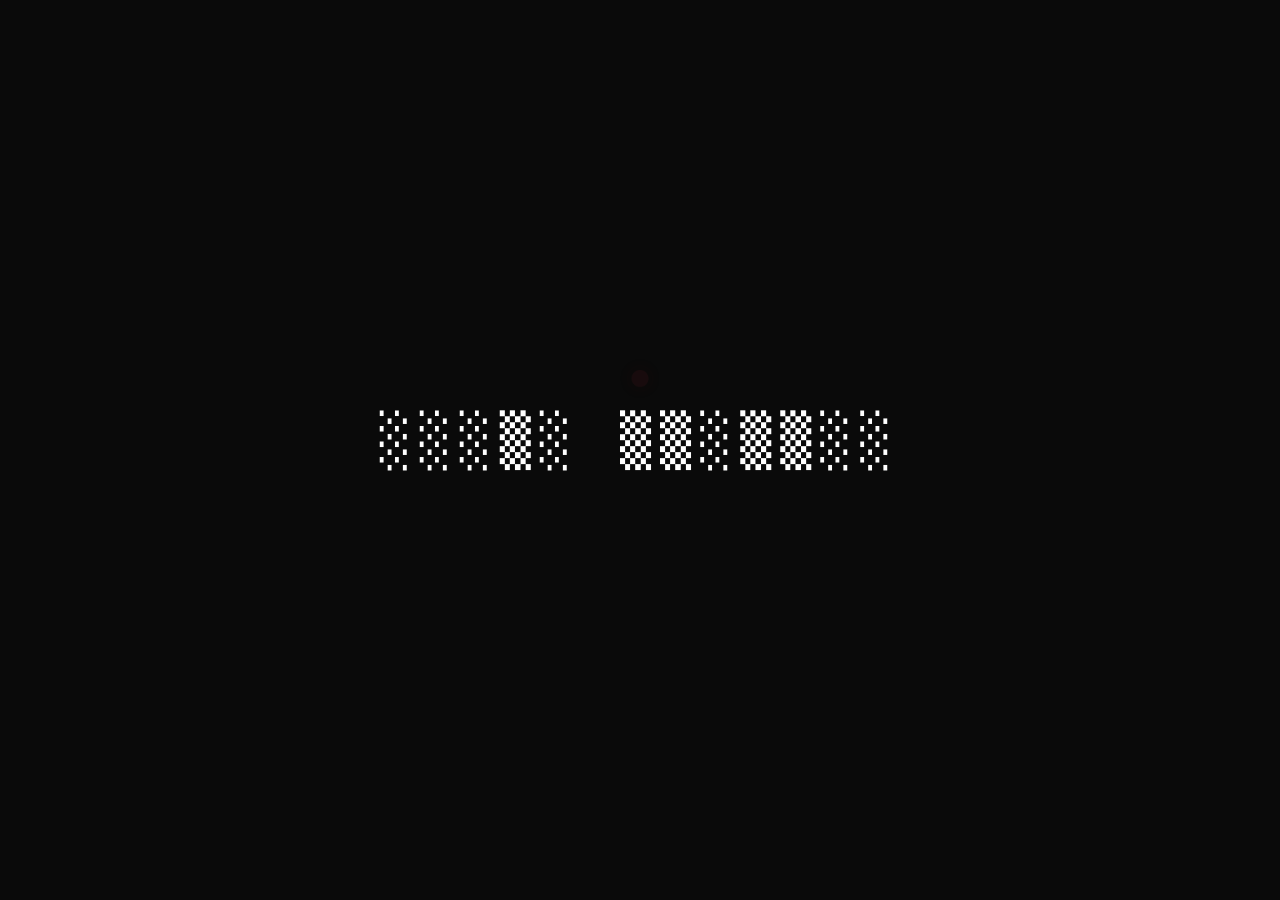
<file: index.html>
<!DOCTYPE html>
<html lang="fr">
<head>
	<meta charset="UTF-8">
	<meta http-equiv="refresh" content="0;url=static-site/index.html">
	<title>Louis Navarro</title>
</head>
<body>
	<p><a href="static-site/index.html">Redirection…</a></p>
</body>
</html>
</file>
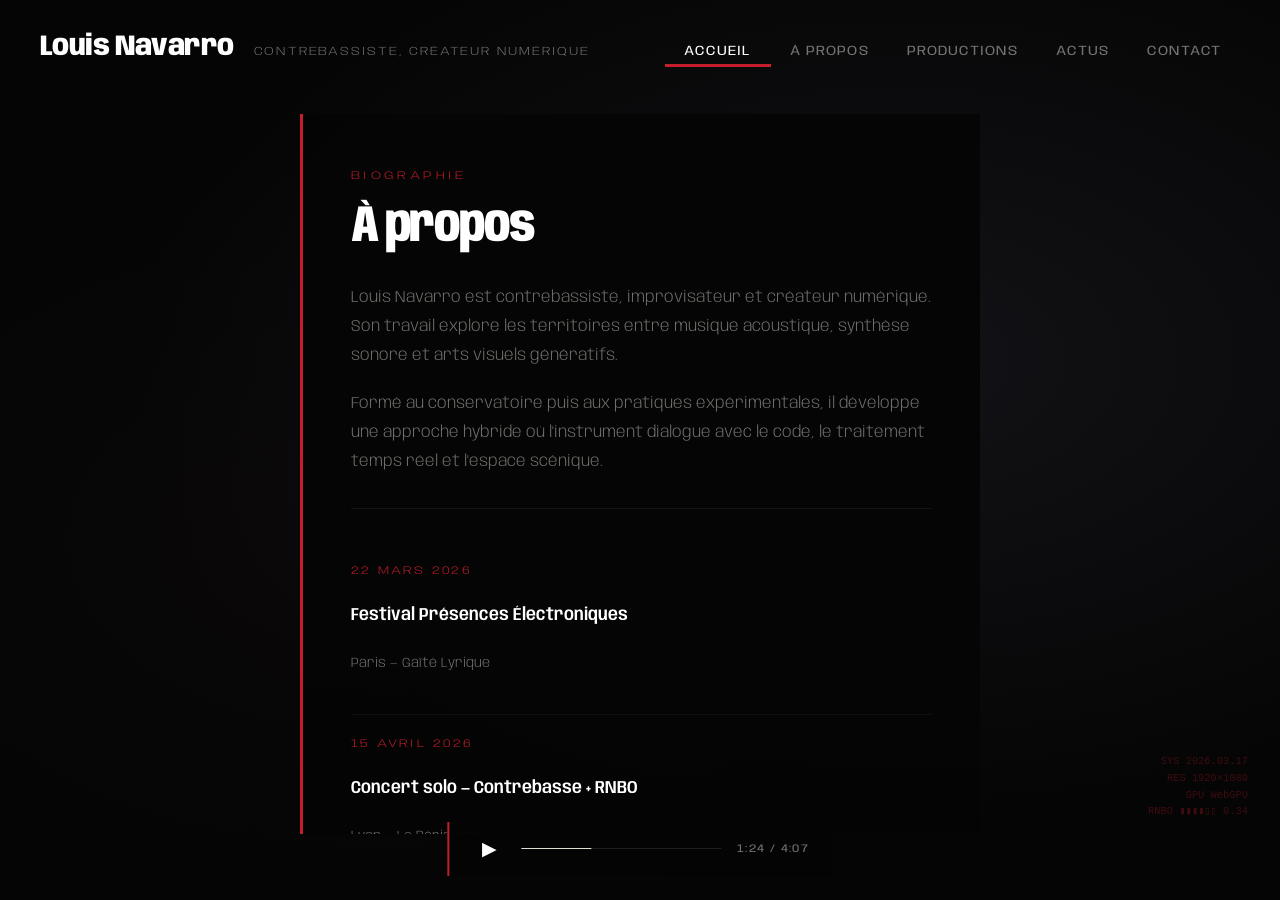
<file: static-site/preview-A-oxide.html>
<!DOCTYPE html>
<html lang="fr">
<head>
<meta charset="UTF-8">
<meta name="viewport" content="width=device-width, initial-scale=1">
<title>Preview A — Oxide</title>
<link rel="preconnect" href="https://fonts.googleapis.com">
<link rel="preconnect" href="https://fonts.gstatic.com" crossorigin>
<link href="https://fonts.googleapis.com/css2?family=Anybody:wdth,wght@75..150,100..900&display=swap" rel="stylesheet">
<style>
*, *::before, *::after { box-sizing: border-box; margin: 0; }

:root {
	--red: #c41e2a;
	--white: #e0ddd5;
	--muted: rgba(224, 221, 213, 0.5);
	--bg: #050505;
}

body {
	background: var(--bg);
	color: var(--white);
	font-family: "Anybody", sans-serif;
	min-height: 100vh;
	overflow-x: hidden;
}

/* Grain */
body::after {
	content: "";
	position: fixed;
	inset: 0;
	pointer-events: none;
	z-index: 100;
	background-image: url("data:image/svg+xml,%3Csvg xmlns='http://www.w3.org/2000/svg' width='200' height='200'%3E%3Cfilter id='n'%3E%3CfeTurbulence type='fractalNoise' baseFrequency='.75' numOctaves='4' stitchTiles='stitch'/%3E%3C/filter%3E%3Crect width='200' height='200' filter='url(%23n)' opacity='.08'/%3E%3C/svg%3E");
	opacity: 0.06;
	mix-blend-mode: overlay;
}

/* ---- NAV ---- */
.nav {
	position: fixed;
	top: 0;
	left: 0;
	right: 0;
	z-index: 10;
	display: flex;
	align-items: baseline;
	justify-content: space-between;
	padding: 2rem 2.5rem;
}

.nav-name {
	font-weight: 800;
	font-size: 1.8rem;
	font-stretch: 85%;
	letter-spacing: -0.02em;
	color: #fff;
}

.nav-sub {
	font-weight: 300;
	font-size: 0.75rem;
	font-stretch: 120%;
	letter-spacing: 0.15em;
	text-transform: uppercase;
	color: var(--muted);
	margin-left: 1rem;
}

.nav-links {
	display: flex;
	gap: 0;
	list-style: none;
	padding: 0;
}

.nav-links a {
	display: block;
	padding: 0.4rem 1.2rem;
	color: var(--muted);
	font-weight: 400;
	font-size: 0.85rem;
	font-stretch: 110%;
	letter-spacing: 0.08em;
	text-transform: uppercase;
	text-decoration: none;
	transition: color 0.2s;
}

.nav-links a:hover { color: var(--white); }

.nav-links a.active {
	color: #fff;
	border-bottom: 3px solid var(--red);
}

/* ---- PANEL ---- */
.scene {
	display: flex;
	align-items: center;
	justify-content: center;
	min-height: 100vh;
	padding: 6rem 3rem 3rem;
	/* Simulated 3D background */
	background:
		radial-gradient(ellipse at 70% 40%, rgba(20, 20, 25, 0.9) 0%, transparent 60%),
		radial-gradient(ellipse at 30% 60%, rgba(15, 10, 12, 0.5) 0%, transparent 50%),
		var(--bg);
}

.panel {
	width: 680px;
	max-height: 80vh;
	padding: 3.5rem 3rem 3rem;
	background: rgba(5, 5, 5, 0.92);
	border-left: 3px solid var(--red);
	overflow-y: auto;
}

.eyebrow {
	font-weight: 300;
	font-size: 0.7rem;
	font-stretch: 130%;
	letter-spacing: 0.3em;
	text-transform: uppercase;
	color: var(--red);
	margin-bottom: 1.2rem;
}

.title {
	font-weight: 800;
	font-size: 3.2rem;
	font-stretch: 75%;
	letter-spacing: -0.03em;
	line-height: 1;
	color: #fff;
	margin-bottom: 2rem;
}

.content {
	font-weight: 300;
	font-size: 1rem;
	font-stretch: 105%;
	line-height: 1.8;
	color: var(--muted);
}

.content p { margin-bottom: 1.2rem; }

.content a {
	color: var(--white);
	text-decoration: none;
	border-bottom: 1px solid var(--red);
}

.divider {
	border: none;
	border-top: 1px solid rgba(255,255,255,0.06);
	margin: 2rem 0;
}

/* ---- CARDS ---- */
.card {
	padding: 1.2rem 0;
	border-bottom: 1px solid rgba(255,255,255,0.04);
}

.card-date {
	font-weight: 300;
	font-size: 0.7rem;
	font-stretch: 130%;
	letter-spacing: 0.2em;
	text-transform: uppercase;
	color: var(--red);
	margin-bottom: 0.3rem;
}

.card-title {
	font-weight: 600;
	font-size: 1.1rem;
	font-stretch: 90%;
	color: #fff;
}

.card-meta {
	font-weight: 300;
	font-size: 0.85rem;
	color: var(--muted);
	margin-top: 0.2rem;
}

/* ---- PLAYER ---- */
.player {
	position: fixed;
	bottom: 1.5rem;
	left: 50%;
	transform: translateX(-50%);
	display: flex;
	align-items: center;
	gap: 1rem;
	padding: 0.7rem 1.5rem;
	background: rgba(5, 5, 5, 0.95);
	border-left: 2px solid var(--red);
}

.player-btn {
	width: 32px;
	height: 32px;
	border: none;
	background: transparent;
	color: #fff;
	cursor: pointer;
	font-size: 1.2rem;
}

.player-bar {
	width: 200px;
	height: 1px;
	background: rgba(255,255,255,0.1);
	position: relative;
}

.player-bar::after {
	content: "";
	position: absolute;
	left: 0;
	top: 0;
	width: 35%;
	height: 100%;
	background: var(--white);
}

.player-time {
	font-size: 0.7rem;
	font-stretch: 120%;
	letter-spacing: 0.1em;
	color: var(--muted);
}

/* ---- VISITOR DATA ---- */
.visitor {
	position: fixed;
	bottom: 5rem;
	right: 2rem;
	font-family: "Courier New", monospace;
	font-size: 0.65rem;
	line-height: 1.6;
	color: rgba(196, 30, 42, 0.3);
	text-align: right;
}
</style>
</head>
<body>

<nav class="nav">
	<div>
		<span class="nav-name">Louis Navarro</span>
		<span class="nav-sub">Contrebassiste, créateur numérique</span>
	</div>
	<ul class="nav-links">
		<li><a href="#" class="active">Accueil</a></li>
		<li><a href="#">À propos</a></li>
		<li><a href="#">Productions</a></li>
		<li><a href="#">Actus</a></li>
		<li><a href="#">Contact</a></li>
	</ul>
</nav>

<div class="scene">
	<div class="panel">
		<p class="eyebrow">Biographie</p>
		<h2 class="title">À propos</h2>
		<div class="content">
			<p>Louis Navarro est contrebassiste, improvisateur et créateur numérique. Son travail explore les territoires entre musique acoustique, synthèse sonore et arts visuels génératifs.</p>
			<p>Formé au conservatoire puis aux pratiques expérimentales, il développe une approche hybride où l'instrument dialogue avec le code, le traitement temps réel et l'espace scénique.</p>
			<hr class="divider">
			<div class="card">
				<p class="card-date">22 mars 2026</p>
				<p class="card-title">Festival Présences Électroniques</p>
				<p class="card-meta">Paris — Gaîté Lyrique</p>
			</div>
			<div class="card">
				<p class="card-date">15 avril 2026</p>
				<p class="card-title">Concert solo — Contrebasse + RNBO</p>
				<p class="card-meta">Lyon — Le Périscope</p>
			</div>
			<div class="card">
				<p class="card-date">03 mai 2026</p>
				<p class="card-title">Installation audiovisuelle</p>
				<p class="card-meta">Marseille — Friche Belle de Mai</p>
			</div>
		</div>
	</div>
</div>

<div class="player">
	<button class="player-btn">▶</button>
	<div class="player-bar"></div>
	<span class="player-time">1:24 / 4:07</span>
</div>

<div class="visitor">
	SYS 2026.03.17<br>
	RES 1920×1080<br>
	GPU WebGPU<br>
	RNBO ▮▮▮▮▯▯ 0.34
</div>

</body>
</html>
</file>
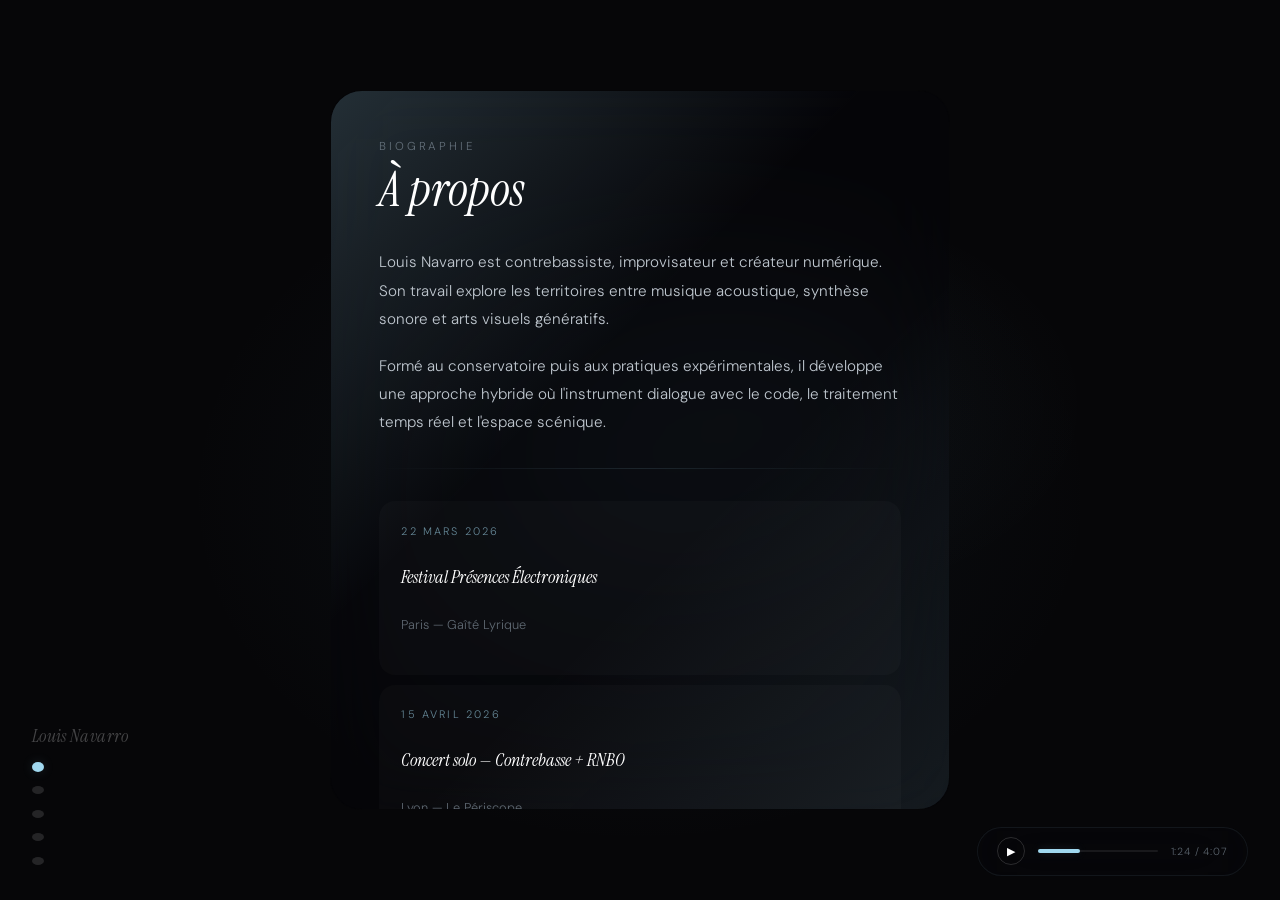
<file: static-site/preview-B-liquide.html>
<!DOCTYPE html>
<html lang="fr">
<head>
<meta charset="UTF-8">
<meta name="viewport" content="width=device-width, initial-scale=1">
<title>Preview B — Liquide</title>
<link rel="preconnect" href="https://fonts.googleapis.com">
<link rel="preconnect" href="https://fonts.gstatic.com" crossorigin>
<link href="https://fonts.googleapis.com/css2?family=DM+Sans:ital,wght@0,300;0,400;0,500;1,300&family=Instrument+Serif:ital@0;1&display=swap" rel="stylesheet">
<style>
*, *::before, *::after { box-sizing: border-box; margin: 0; }

:root {
	--glow: #a0d8ef;
	--glow-dim: rgba(160, 216, 239, 0.15);
	--text: #c0c8d0;
	--muted: rgba(150, 165, 178, 0.6);
	--bg: #060608;
}

body {
	background: var(--bg);
	color: var(--text);
	font-family: "DM Sans", sans-serif;
	min-height: 100vh;
	overflow-x: hidden;
}

/* Grain */
body::after {
	content: "";
	position: fixed;
	inset: 0;
	pointer-events: none;
	z-index: 100;
	background-image: url("data:image/svg+xml,%3Csvg xmlns='http://www.w3.org/2000/svg' width='200' height='200'%3E%3Cfilter id='n'%3E%3CfeTurbulence type='fractalNoise' baseFrequency='.75' numOctaves='4' stitchTiles='stitch'/%3E%3C/filter%3E%3Crect width='200' height='200' filter='url(%23n)' opacity='.08'/%3E%3C/svg%3E");
	opacity: 0.05;
	mix-blend-mode: overlay;
}

/* ---- NAV ---- */
.nav {
	position: fixed;
	bottom: 2rem;
	left: 2rem;
	z-index: 10;
	display: flex;
	flex-direction: column;
	gap: 0.8rem;
}

.nav-name {
	font-family: "Instrument Serif", serif;
	font-style: italic;
	font-size: 1.1rem;
	color: rgba(255,255,255,0.25);
	letter-spacing: 0.02em;
}

.nav-dots {
	display: flex;
	flex-direction: column;
	gap: 0.6rem;
	list-style: none;
	padding: 0;
}

.nav-dots li {
	display: flex;
	align-items: center;
	gap: 0.7rem;
}

.nav-dot {
	width: 8px;
	height: 8px;
	border-radius: 50%;
	background: rgba(255,255,255,0.12);
	border: none;
	cursor: pointer;
	transition: all 0.4s ease;
}

.nav-dot.active {
	background: var(--glow);
	box-shadow: 0 0 12px var(--glow-dim), 0 0 30px rgba(160, 216, 239, 0.08);
	width: 10px;
	height: 10px;
}

.nav-label {
	font-size: 0.7rem;
	font-weight: 300;
	letter-spacing: 0.15em;
	text-transform: uppercase;
	color: rgba(255,255,255,0.2);
	opacity: 0;
	transition: opacity 0.3s;
}

.nav-dots li:hover .nav-label { opacity: 1; }
.nav-dots li:hover .nav-dot:not(.active) { background: rgba(255,255,255,0.3); }

/* ---- PANEL ---- */
.scene {
	display: flex;
	align-items: center;
	justify-content: center;
	min-height: 100vh;
	padding: 3rem;
	/* Simulated deep underwater glow */
	background:
		radial-gradient(ellipse at 50% 55%, rgba(80, 130, 160, 0.08) 0%, transparent 50%),
		radial-gradient(ellipse at 60% 45%, rgba(160, 216, 239, 0.04) 0%, transparent 30%),
		var(--bg);
}

@keyframes border-pulse {
	0%, 100% { opacity: 0.15; }
	50% { opacity: 0.35; }
}

.panel {
	position: relative;
	width: 620px;
	max-height: 80vh;
	padding: 3rem;
	background: rgba(6, 6, 10, 0.4);
	backdrop-filter: blur(40px);
	border-radius: 32px;
	border: 1px solid transparent;
	overflow-y: auto;
	/* Animated gradient border */
	background-clip: padding-box;
}

.panel::before {
	content: "";
	position: absolute;
	inset: -1px;
	border-radius: 33px;
	background: linear-gradient(
		135deg,
		rgba(160, 216, 239, 0.2),
		transparent 40%,
		transparent 60%,
		rgba(160, 216, 239, 0.1)
	);
	z-index: -1;
	animation: border-pulse 6s ease-in-out infinite;
}

.eyebrow {
	font-weight: 300;
	font-size: 0.72rem;
	letter-spacing: 0.25em;
	text-transform: uppercase;
	color: var(--muted);
	margin-bottom: 0.6rem;
}

.title {
	font-family: "Instrument Serif", serif;
	font-style: italic;
	font-weight: 400;
	font-size: 3rem;
	line-height: 1.1;
	color: #fff;
	margin-bottom: 2rem;
}

.content {
	font-weight: 300;
	font-size: 0.95rem;
	line-height: 1.85;
	color: var(--text);
}

.content p { margin-bottom: 1.2rem; }

.content a {
	color: var(--glow);
	text-decoration: none;
}

.divider {
	border: none;
	height: 1px;
	background: linear-gradient(90deg, transparent, rgba(160, 216, 239, 0.12), transparent);
	margin: 2rem 0;
}

/* ---- CARDS ---- */
.card {
	padding: 1.2rem 1.4rem;
	border-radius: 16px;
	background: rgba(255,255,255,0.02);
	margin-bottom: 0.6rem;
	transition: background 0.3s;
}

.card:hover { background: rgba(255,255,255,0.04); }

.card-date {
	font-weight: 300;
	font-size: 0.68rem;
	letter-spacing: 0.2em;
	text-transform: uppercase;
	color: var(--glow);
	opacity: 0.6;
	margin-bottom: 0.3rem;
}

.card-title {
	font-family: "Instrument Serif", serif;
	font-style: italic;
	font-size: 1.15rem;
	color: #fff;
}

.card-meta {
	font-weight: 300;
	font-size: 0.8rem;
	color: var(--muted);
	margin-top: 0.15rem;
}

/* ---- PLAYER ---- */
.player {
	position: fixed;
	bottom: 1.5rem;
	right: 2rem;
	display: flex;
	align-items: center;
	gap: 0.8rem;
	padding: 0.6rem 1.2rem;
	background: rgba(6, 6, 10, 0.5);
	backdrop-filter: blur(30px);
	border-radius: 100px;
	border: 1px solid rgba(160, 216, 239, 0.08);
}

.player-btn {
	width: 28px;
	height: 28px;
	border-radius: 50%;
	border: 1px solid rgba(255,255,255,0.15);
	background: transparent;
	color: #fff;
	cursor: pointer;
	font-size: 0.7rem;
	display: grid;
	place-items: center;
}

.player-bar {
	width: 120px;
	height: 2px;
	background: rgba(255,255,255,0.08);
	border-radius: 1px;
	position: relative;
}

.player-bar::after {
	content: "";
	position: absolute;
	left: 0;
	top: -1px;
	width: 35%;
	height: 4px;
	border-radius: 2px;
	background: var(--glow);
	box-shadow: 0 0 8px var(--glow-dim);
}

.player-time {
	font-size: 0.65rem;
	font-weight: 300;
	letter-spacing: 0.08em;
	color: var(--muted);
}

/* ---- ORB GLOW ---- */
.orb {
	position: fixed;
	top: 50%;
	left: 55%;
	transform: translate(-50%, -50%);
	width: 120px;
	height: 120px;
	border-radius: 50%;
	background: radial-gradient(circle, rgba(200, 230, 245, 0.25), transparent 60%);
	filter: blur(40px);
	pointer-events: none;
	z-index: -1;
}
</style>
</head>
<body>

<div class="orb"></div>

<nav class="nav">
	<span class="nav-name">Louis Navarro</span>
	<ul class="nav-dots">
		<li><button class="nav-dot active"></button><span class="nav-label">Accueil</span></li>
		<li><button class="nav-dot"></button><span class="nav-label">À propos</span></li>
		<li><button class="nav-dot"></button><span class="nav-label">Productions</span></li>
		<li><button class="nav-dot"></button><span class="nav-label">Actus</span></li>
		<li><button class="nav-dot"></button><span class="nav-label">Contact</span></li>
	</ul>
</nav>

<div class="scene">
	<div class="panel">
		<p class="eyebrow">Biographie</p>
		<h2 class="title">À propos</h2>
		<div class="content">
			<p>Louis Navarro est contrebassiste, improvisateur et créateur numérique. Son travail explore les territoires entre musique acoustique, synthèse sonore et arts visuels génératifs.</p>
			<p>Formé au conservatoire puis aux pratiques expérimentales, il développe une approche hybride où l'instrument dialogue avec le code, le traitement temps réel et l'espace scénique.</p>
			<hr class="divider">
			<div class="card">
				<p class="card-date">22 mars 2026</p>
				<p class="card-title">Festival Présences Électroniques</p>
				<p class="card-meta">Paris — Gaîté Lyrique</p>
			</div>
			<div class="card">
				<p class="card-date">15 avril 2026</p>
				<p class="card-title">Concert solo — Contrebasse + RNBO</p>
				<p class="card-meta">Lyon — Le Périscope</p>
			</div>
			<div class="card">
				<p class="card-date">03 mai 2026</p>
				<p class="card-title">Installation audiovisuelle</p>
				<p class="card-meta">Marseille — Friche Belle de Mai</p>
			</div>
		</div>
	</div>
</div>

<div class="player">
	<button class="player-btn">▶</button>
	<div class="player-bar"></div>
	<span class="player-time">1:24 / 4:07</span>
</div>

</body>
</html>
</file>
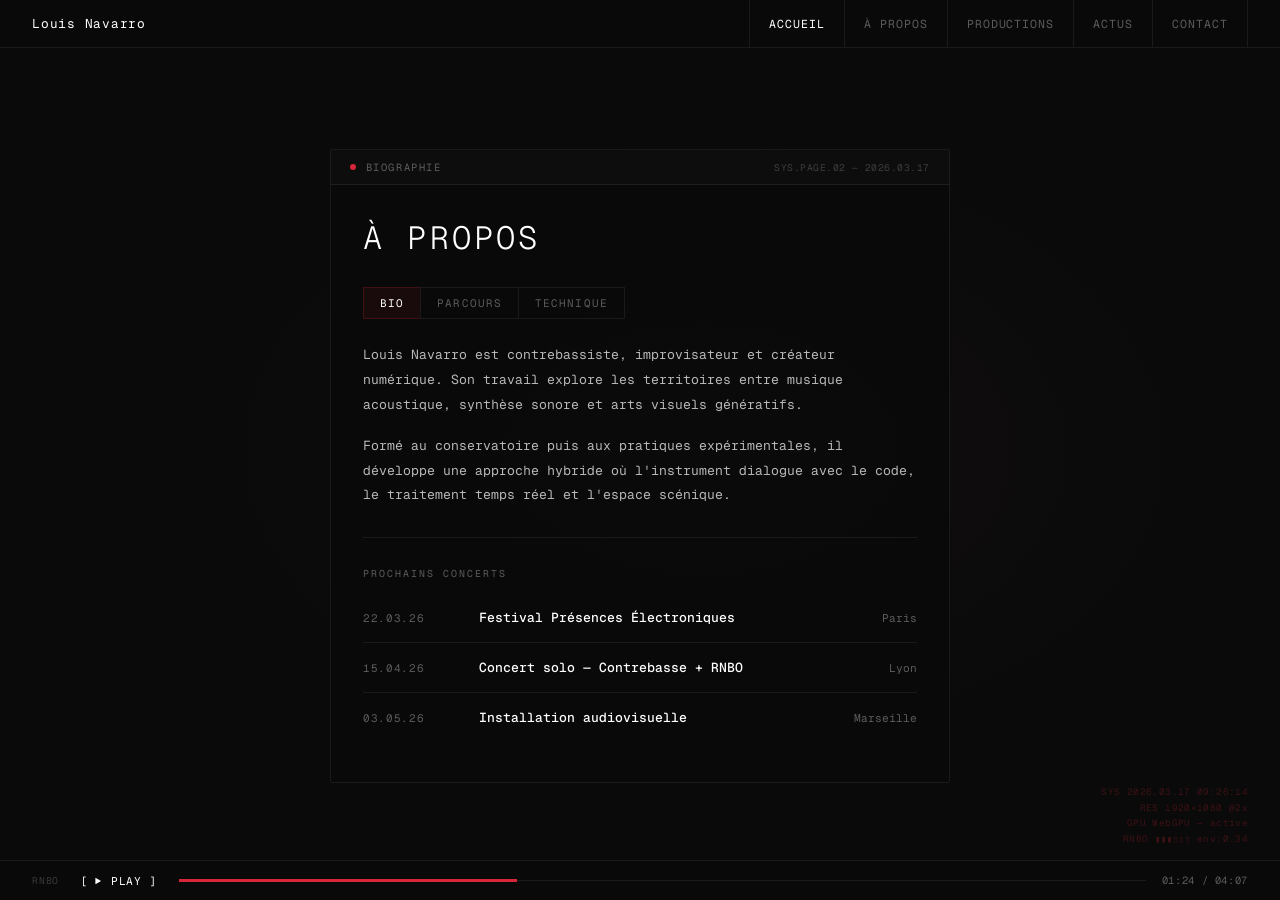
<file: static-site/preview-C-signal.html>
<!DOCTYPE html>
<html lang="fr">
<head>
<meta charset="UTF-8">
<meta name="viewport" content="width=device-width, initial-scale=1">
<title>Preview C — Signal</title>
<link rel="preconnect" href="https://fonts.googleapis.com">
<link rel="preconnect" href="https://fonts.gstatic.com" crossorigin>
<link href="https://fonts.googleapis.com/css2?family=Geist+Mono:wght@100..900&display=swap" rel="stylesheet">
<style>
*, *::before, *::after { box-sizing: border-box; margin: 0; }

:root {
	--red: #d72638;
	--red-dim: rgba(215, 38, 56, 0.4);
	--text: #b8b8b8;
	--muted: rgba(160, 160, 160, 0.55);
	--bg: #0a0a0a;
	--line: rgba(255,255,255,0.07);
	--mono: "Geist Mono", "SF Mono", "Consolas", monospace;
}

body {
	background: var(--bg);
	color: var(--text);
	font-family: var(--mono);
	min-height: 100vh;
	overflow-x: hidden;
}

/* Grain */
body::after {
	content: "";
	position: fixed;
	inset: 0;
	pointer-events: none;
	z-index: 100;
	background-image: url("data:image/svg+xml,%3Csvg xmlns='http://www.w3.org/2000/svg' width='200' height='200'%3E%3Cfilter id='n'%3E%3CfeTurbulence type='fractalNoise' baseFrequency='.75' numOctaves='4' stitchTiles='stitch'/%3E%3C/filter%3E%3Crect width='200' height='200' filter='url(%23n)' opacity='.08'/%3E%3C/svg%3E");
	opacity: 0.04;
	mix-blend-mode: overlay;
}

/* ---- NAV ---- */
.nav {
	position: fixed;
	top: 0;
	left: 0;
	right: 0;
	z-index: 10;
	display: flex;
	align-items: center;
	justify-content: space-between;
	padding: 0 2rem;
	height: 48px;
	background: rgba(10, 10, 10, 0.95);
	border-bottom: 1px solid var(--line);
}

.nav-name {
	font-weight: 400;
	font-size: 0.8rem;
	letter-spacing: 0.06em;
	color: #fff;
}

.nav-links {
	display: flex;
	align-items: center;
	gap: 0;
	list-style: none;
	padding: 0;
	height: 100%;
}

.nav-links li {
	height: 100%;
	display: flex;
	align-items: center;
}

.nav-links a {
	display: flex;
	align-items: center;
	height: 100%;
	padding: 0 1.2rem;
	color: var(--muted);
	font-weight: 400;
	font-size: 0.72rem;
	letter-spacing: 0.08em;
	text-transform: uppercase;
	text-decoration: none;
	border-left: 1px solid var(--line);
	transition: color 0.15s, background 0.15s;
}

.nav-links li:last-child a {
	border-right: 1px solid var(--line);
}

.nav-links a:hover {
	color: #fff;
	background: rgba(255,255,255,0.03);
}

.nav-links a.active {
	color: #fff;
}

/* ---- PANEL ---- */
.scene {
	display: flex;
	align-items: center;
	justify-content: center;
	min-height: 100vh;
	padding: 5rem 3rem 3rem;
	background:
		radial-gradient(ellipse at 55% 50%, rgba(30, 20, 22, 0.4) 0%, transparent 50%),
		var(--bg);
}

.panel {
	width: 620px;
	max-height: 80vh;
	background: rgba(10, 10, 10, 0.92);
	border: 1px solid var(--line);
	border-radius: 2px;
	overflow: hidden;
	display: flex;
	flex-direction: column;
}

/* Panel header bar */
.panel-header {
	display: flex;
	align-items: center;
	justify-content: space-between;
	padding: 0.65rem 1.2rem;
	border-bottom: 1px solid var(--line);
	background: rgba(255,255,255,0.015);
	flex-shrink: 0;
}

.panel-header-left {
	display: flex;
	align-items: center;
	gap: 0.6rem;
}

@keyframes pulse-dot {
	0%, 100% { opacity: 0.6; }
	50% { opacity: 1; }
}

.status-dot {
	width: 6px;
	height: 6px;
	border-radius: 50%;
	background: var(--red);
	animation: pulse-dot 2.5s ease-in-out infinite;
}

.panel-label {
	font-size: 0.65rem;
	letter-spacing: 0.15em;
	text-transform: uppercase;
	color: var(--muted);
}

.panel-meta {
	font-size: 0.6rem;
	color: rgba(255,255,255,0.2);
	letter-spacing: 0.05em;
}

/* Panel body */
.panel-body {
	padding: 2rem 2rem 2.5rem;
	overflow-y: auto;
	flex: 1;
}

.title {
	font-weight: 300;
	font-size: 2rem;
	letter-spacing: 0.1em;
	text-transform: uppercase;
	color: #fff;
	margin-bottom: 1.8rem;
}

.content {
	font-weight: 400;
	font-size: 0.82rem;
	line-height: 1.9;
	color: var(--text);
}

.content p { margin-bottom: 1rem; }

.content a {
	color: var(--red);
	text-decoration: none;
}

.divider {
	border: none;
	height: 1px;
	background: var(--line);
	margin: 1.8rem 0;
}

.section-label {
	font-size: 0.62rem;
	letter-spacing: 0.2em;
	text-transform: uppercase;
	color: var(--muted);
	margin-bottom: 0.8rem;
}

/* ---- CARDS ---- */
.card {
	padding: 1rem 0;
	border-bottom: 1px solid var(--line);
	display: grid;
	grid-template-columns: 100px 1fr auto;
	align-items: baseline;
	gap: 1rem;
}

.card:last-child { border-bottom: none; }

.card-date {
	font-size: 0.68rem;
	letter-spacing: 0.06em;
	color: var(--muted);
}

.card-title {
	font-weight: 500;
	font-size: 0.82rem;
	color: #fff;
}

.card-meta {
	font-size: 0.7rem;
	color: var(--muted);
	text-align: right;
}

/* ---- TABS ---- */
.tabs {
	display: flex;
	gap: 0;
	margin-bottom: 1.5rem;
}

.tab {
	padding: 0.5rem 1rem;
	border: 1px solid var(--line);
	border-right: none;
	background: transparent;
	color: var(--muted);
	font-family: var(--mono);
	font-size: 0.68rem;
	letter-spacing: 0.1em;
	text-transform: uppercase;
	cursor: pointer;
	transition: all 0.15s;
}

.tab:last-child { border-right: 1px solid var(--line); }

.tab:hover { color: #fff; }

.tab.active {
	color: #fff;
	background: rgba(215, 38, 56, 0.08);
	border-color: rgba(215, 38, 56, 0.2);
}

/* ---- PLAYER ---- */
.player {
	position: fixed;
	bottom: 0;
	left: 0;
	right: 0;
	display: flex;
	align-items: center;
	gap: 1rem;
	padding: 0 2rem;
	height: 40px;
	background: rgba(10, 10, 10, 0.95);
	border-top: 1px solid var(--line);
}

.player-btn {
	width: auto;
	height: auto;
	border: none;
	background: transparent;
	color: #fff;
	cursor: pointer;
	font-family: var(--mono);
	font-size: 0.7rem;
	letter-spacing: 0.05em;
}

.player-bar {
	flex: 1;
	height: 1px;
	background: rgba(255,255,255,0.08);
	position: relative;
}

.player-bar::after {
	content: "";
	position: absolute;
	left: 0;
	top: -1px;
	width: 35%;
	height: 3px;
	background: var(--red);
}

.player-time {
	font-size: 0.65rem;
	color: var(--muted);
	letter-spacing: 0.06em;
}

.player-label {
	font-size: 0.6rem;
	color: rgba(255,255,255,0.2);
	letter-spacing: 0.08em;
	text-transform: uppercase;
}

/* ---- VISITOR ---- */
.visitor {
	position: fixed;
	bottom: 52px;
	right: 2rem;
	font-size: 0.58rem;
	line-height: 1.7;
	color: rgba(215, 38, 56, 0.25);
	text-align: right;
	letter-spacing: 0.04em;
}
</style>
</head>
<body>

<nav class="nav">
	<span class="nav-name">Louis Navarro</span>
	<ul class="nav-links">
		<li><a href="#" class="active">Accueil</a></li>
		<li><a href="#">À propos</a></li>
		<li><a href="#">Productions</a></li>
		<li><a href="#">Actus</a></li>
		<li><a href="#">Contact</a></li>
	</ul>
</nav>

<div class="scene">
	<div class="panel">
		<div class="panel-header">
			<div class="panel-header-left">
				<div class="status-dot"></div>
				<span class="panel-label">Biographie</span>
			</div>
			<span class="panel-meta">SYS.PAGE.02 — 2026.03.17</span>
		</div>
		<div class="panel-body">
			<h2 class="title">À propos</h2>

			<div class="tabs">
				<button class="tab active">Bio</button>
				<button class="tab">Parcours</button>
				<button class="tab">Technique</button>
			</div>

			<div class="content">
				<p>Louis Navarro est contrebassiste, improvisateur et créateur numérique. Son travail explore les territoires entre musique acoustique, synthèse sonore et arts visuels génératifs.</p>
				<p>Formé au conservatoire puis aux pratiques expérimentales, il développe une approche hybride où l'instrument dialogue avec le code, le traitement temps réel et l'espace scénique.</p>
			</div>

			<hr class="divider">
			<p class="section-label">Prochains concerts</p>

			<div class="card">
				<span class="card-date">22.03.26</span>
				<span class="card-title">Festival Présences Électroniques</span>
				<span class="card-meta">Paris</span>
			</div>
			<div class="card">
				<span class="card-date">15.04.26</span>
				<span class="card-title">Concert solo — Contrebasse + RNBO</span>
				<span class="card-meta">Lyon</span>
			</div>
			<div class="card">
				<span class="card-date">03.05.26</span>
				<span class="card-title">Installation audiovisuelle</span>
				<span class="card-meta">Marseille</span>
			</div>
		</div>
	</div>
</div>

<div class="player">
	<span class="player-label">RNBO</span>
	<button class="player-btn">[ ▶ PLAY ]</button>
	<div class="player-bar"></div>
	<span class="player-time">01:24 / 04:07</span>
</div>

<div class="visitor">
	SYS 2026.03.17 09:26:14<br>
	RES 1920×1080 @2x<br>
	GPU WebGPU — active<br>
	RNBO ▮▮▮▯▯▯ env:0.34
</div>

</body>
</html>
</file>
